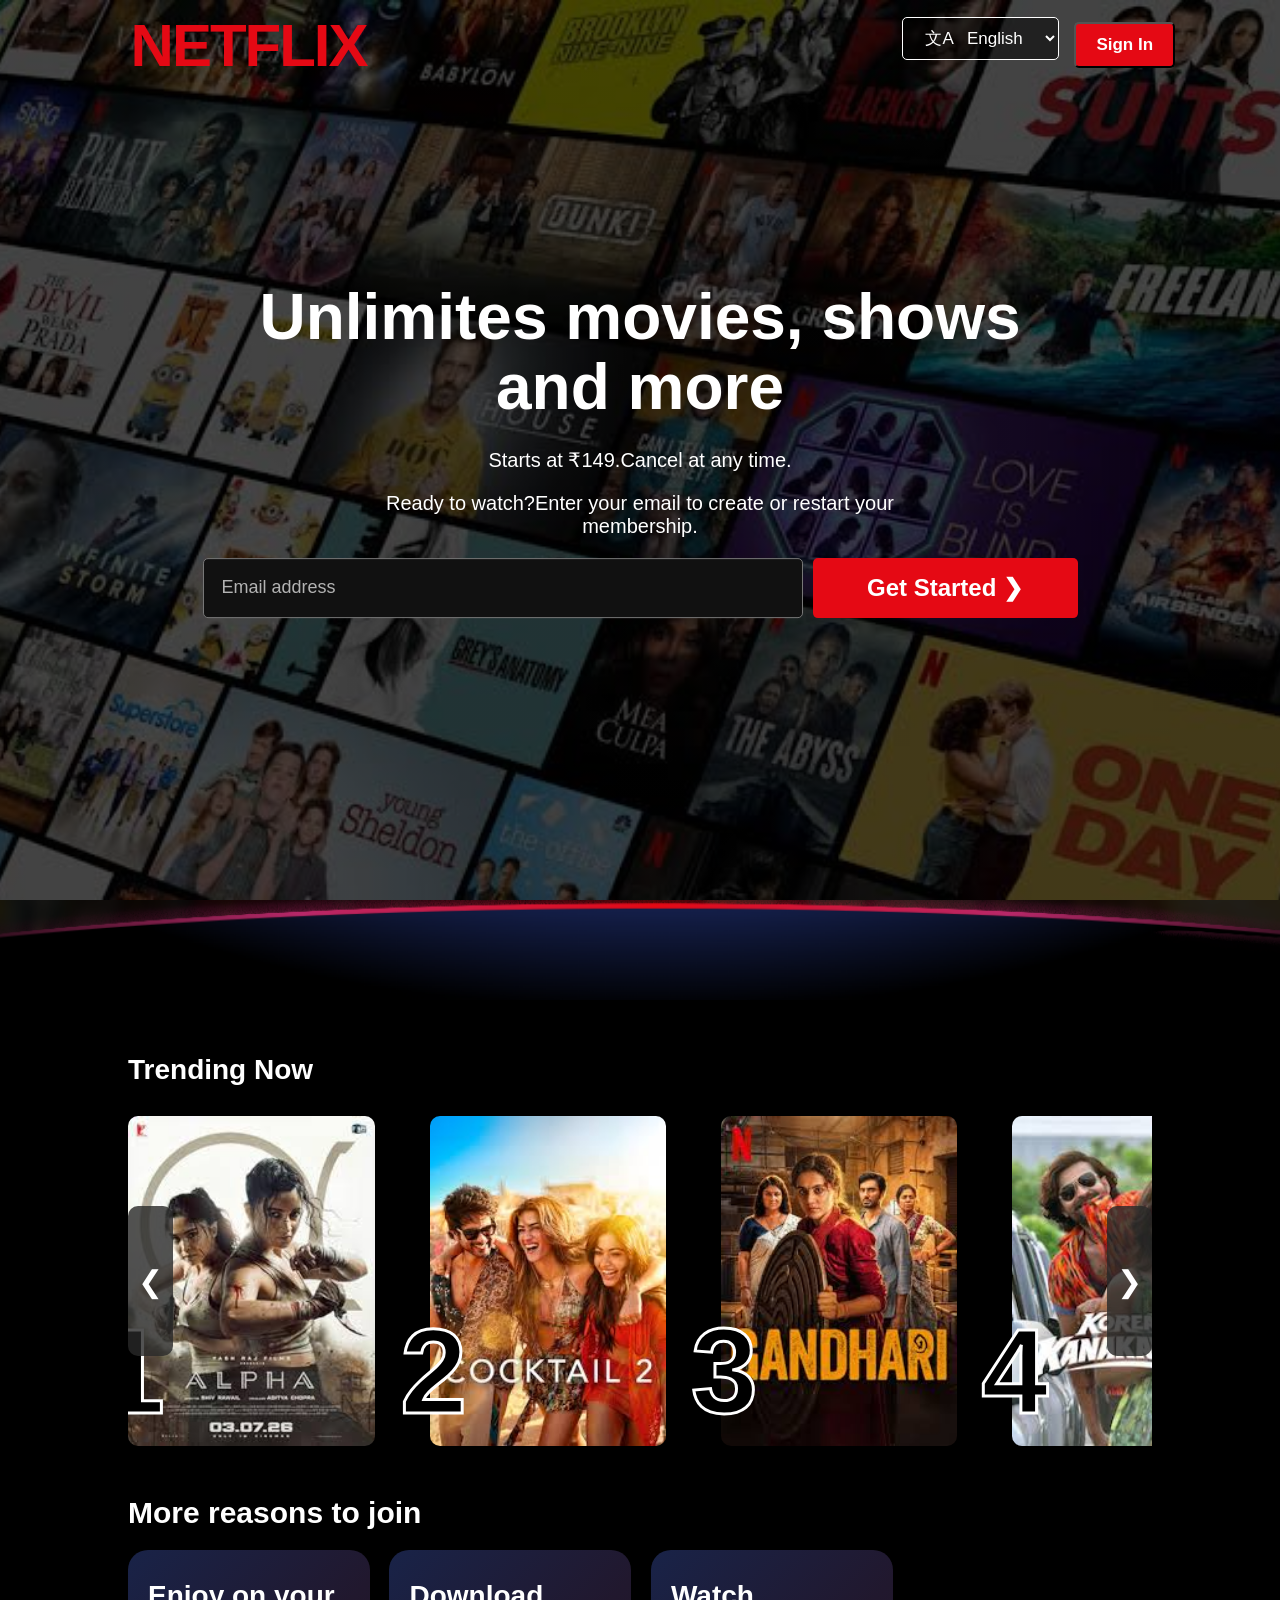
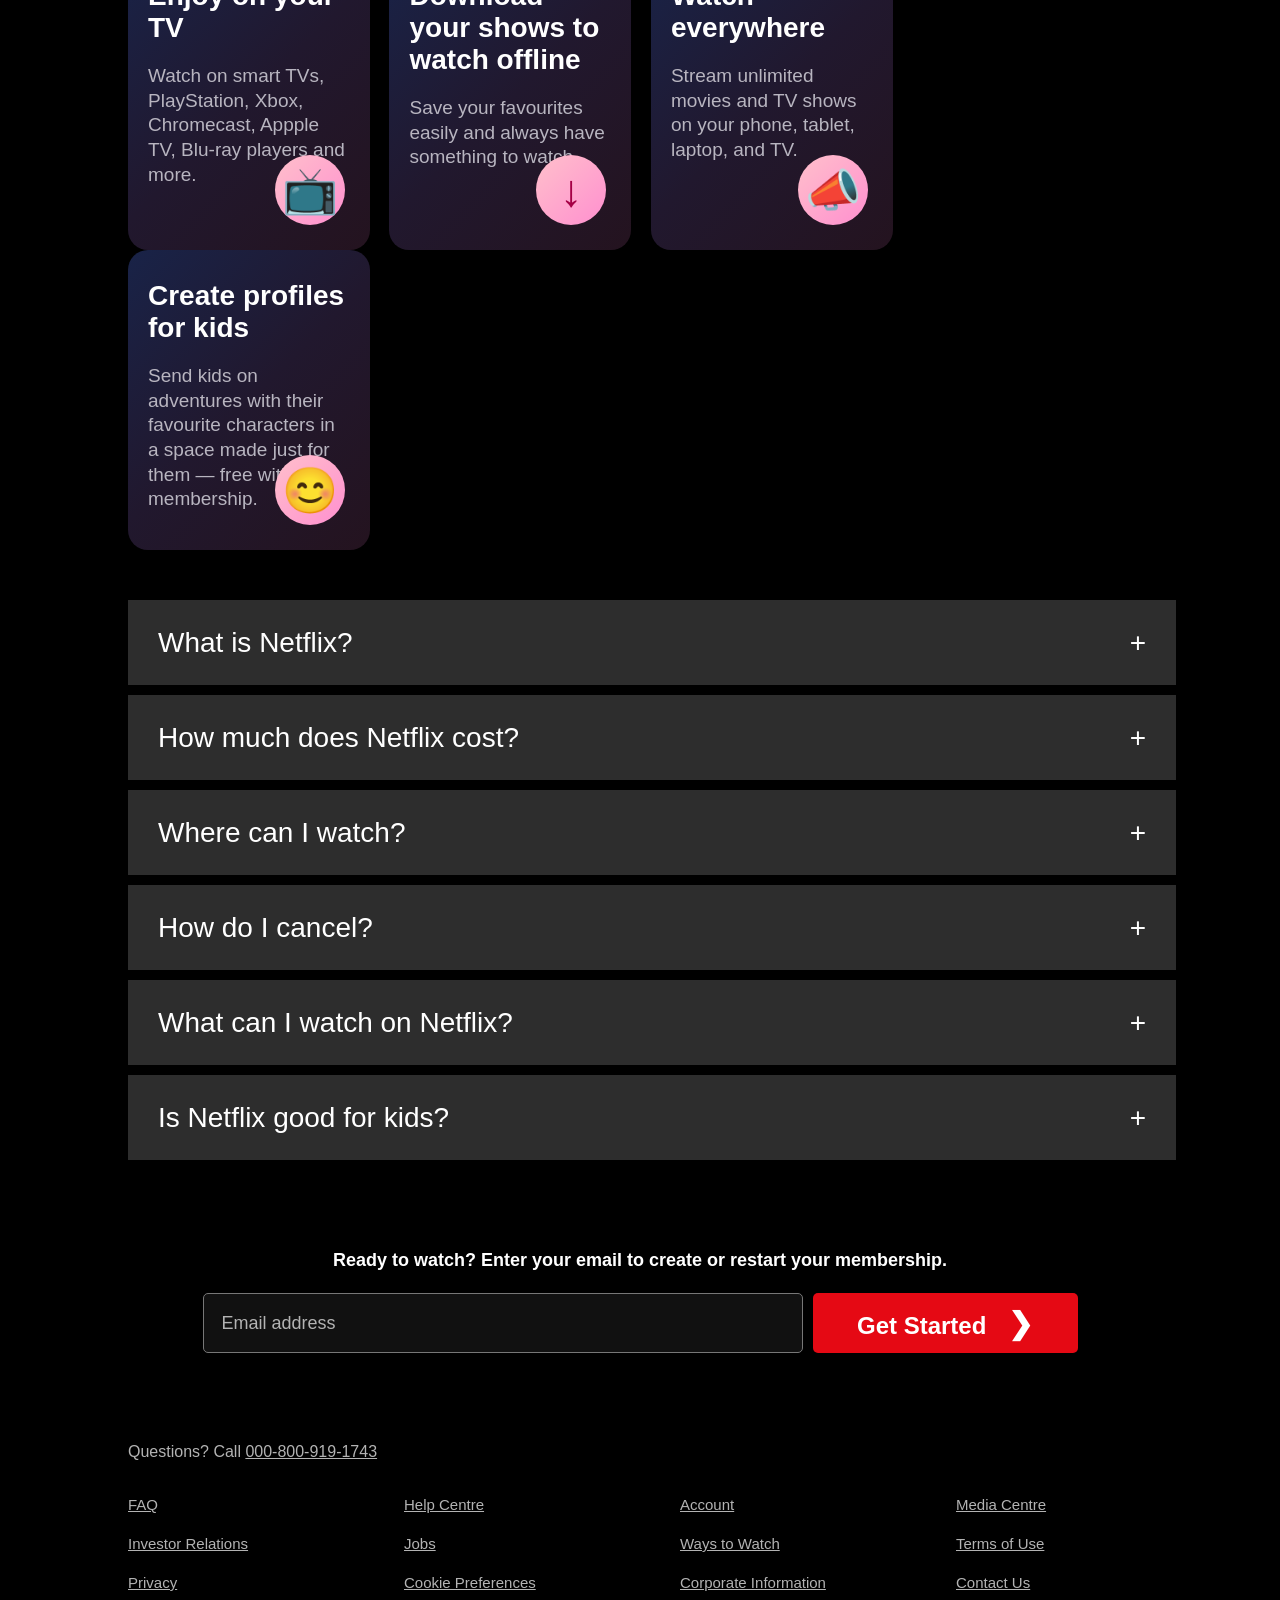
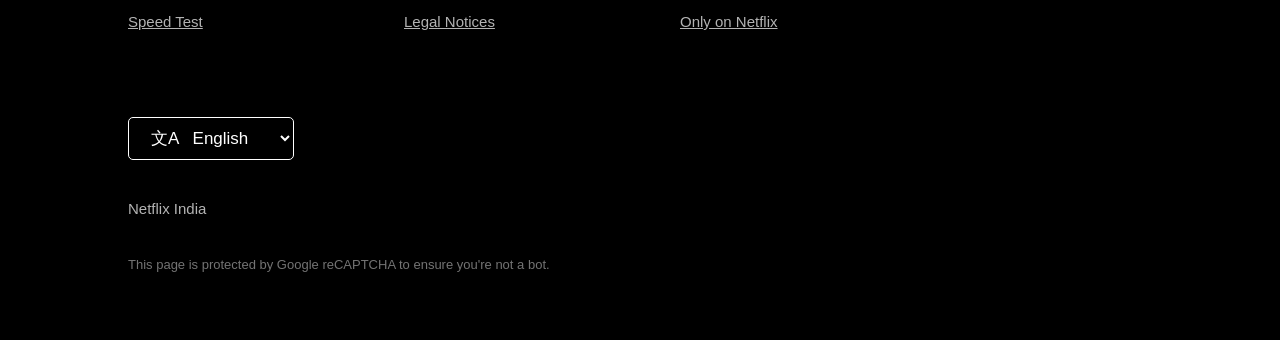
<file: index.html>
<!DOCTYPE html>
<html lang="en">
<head>
    <meta charset="UTF-8">
    <meta name="viewport" content="width=device-width, initial-scale=1.0">
    <title>Netflix India-Watch The Shows Online,Watch Movies Online</title>
    <link rel="stylesheet" href="style.css">
</head>
<body id="body">
    <div class="main">
        <div class="navbar">
            <div class="logo">NETFLIX</div>
            <div class="right-menu">
                <select class="language">
                    <option class="option">文A &nbsp; English</option>
                    <option class="option">हिंदी</option>
                </select>
                <a href="signup_page.html"><div class="sign-in"><button type="submit" class="sign-in-button">Sign In</button></div></a>
            </div>
        </div>
    </div>
    <div class="content">
        <h1>Unlimites movies, shows <br>and more </h1>
        <p>Starts at ₹149.Cancel at any time.</p>
        <p>Ready to watch?Enter your email to create or restart your<br> membership.</p>
        <div class="email-box">
                <input type="email"
                    placeholder="Email address">
                <button class="get-started">
                    Get Started ❯
                </button>
            </div>
    </div>
    <!--    saragam -->
    <img src="images/half_circle.png" alt="half circle" width="100%" height="100px">
    <section class="trending-section">
        <h2>Trending Now</h2>
        <div class="slider-container">
            <button class="slider-btn left-btn" onclick="slideLeft()" id="leftBtn">
                &#10094;
            </button>
            <div class="movie-slider" id="movieSlider">
                <div class="movie-card">
                    <span class="rank">1</span>
                    <img src="images/alpha.jpg" alt="Movie 1">
                </div>
                <div class="movie-card">
                    <span class="rank">2</span>
                    <img src="images/cocktail.jpg" alt="Movie 2">
                </div>
                <div class="movie-card">
                    <span class="rank">3</span>
                    <img src="images/gandhari.jpg" alt="Movie 3">
                </div>
                <div class="movie-card">
                    <span class="rank">4</span>
                    <img src="images/korean_kanakaran.jpg" alt="Movie 4">
                </div>
                <div class="movie-card">
                    <span class="rank">5</span>
                    <img src="images/musafir_cafe.jpg" alt="Movie 5">
                </div>
                <div class="movie-card">
                    <span class="rank">6</span>
                    <img src="images/operation_safed_sagar.jpg" alt="Movie 6">
                </div>
                <div class="movie-card">
                    <span class="rank">7</span>
                    <img src="images/peddi.jpg" alt="Movie 6">
                </div>
                <div class="movie-card">
                    <span class="rank">8</span>
                    <img src="images/gatta_khushi.jpg" alt="Movie 6">
                </div>
                <div class="movie-card">
                    <span class="rank">9</span>
                    <img src="images/dhamaal.jpg" alt="Movie 6">
                </div>
                <div class="movie-card">
                    <span class="rank">10</span>
                    <img src="images/mirzapur.jpg" alt="Movie 6">
                </div>
            </div>
            <button class="slider-btn right-btn" onclick="slideRight()" id="rightBtn">
                &#10095;
            </button>
        </div>
    </section>
    <section class="reasons-section">
        <h2 class="more_reason">More reasons to join</h2>
        <div class="div1">
            <h2>Enjoy on your TV</h2>
            <p>Watch on smart TVs, PlayStation, Xbox, Chromecast, Appple TV, Blu-ray players and more.</p>
        
        <div class="icon ">
                    📺
                </div>
        </div>
        <div class="div1">
            <h2>Download your shows to watch offline</h2>
            <p>Save your favourites easily and always have something to watch.</p>
        <div class="icon ">
                    ↓
                </div>
        </div>

        <div class="div1">
            <h2>Watch everywhere</h2>
            <p>Stream unlimited movies and TV shows on your phone, tablet, laptop, and TV.</p>
        
        <div class="icon">
                    📣
                </div>
        </div>

        <div class="div1">
            <h2>Create profiles for kids</h2>
            <p>Send kids on adventures with their favourite characters in a space made just for them — free with your membership.</p>
        
        <div class="icon ">
                    😊
                </div>
        </div>
    </section>
    <section id="question">
        <!-- Question 1 -->
    <div class="item">
        <div class="que">
            <span>What is Netflix?</span>
            <span class="faq-icon">+</span>
        </div>
        <div class="ans">
            <p>
                Netflix is a streaming service that offers a wide variety
                of award-winning TV shows, movies, anime, documentaries
                and more – on thousands of internet-connected devices.
            </p>
            <p>
                You can watch as much as you want, whenever you want,
                without a single ad – all for one low monthly price.
                There's always something new to discover, and new TV
                shows and movies are added every week!
            </p>
        </div>
    </div>
    <!-- Question 2 -->
    <div class="item">
        <div class="que">
            <span>How much does Netflix cost?</span>
            <span class="faq-icon">+</span>
        </div>
        <div class="ans">
            <p>
                Watch Netflix on your smartphone, tablet, Smart TV,
                laptop, or streaming device, all for one fixed monthly
                fee. Plans range from ₹149 to ₹649/month.
            </p>
        </div>
    </div>
    <!-- Question 3 -->
    <div class="item">
        <div class="que">
            <span>Where can I watch?</span>
            <span class="faq-icon">+</span>
        </div>
        <div class="ans">
            <p>
                Watch anywhere, anytime. Sign in with your Netflix account
                to watch instantly on the web or on any internet-connected
                device that offers the Netflix app.
            </p>
            <p>
                You can also download your favourite shows with the iOS
                or Android app and watch them without an internet connection.
            </p>
        </div>
    </div>
    <!-- Question 4 -->
    <div class="item">
        <div class="que">
            <span>How do I cancel?</span>
            <span class="faq-icon">+</span>
        </div>
        <div class="ans">
            <p>
                Netflix is flexible. You can easily cancel your account
                online in a few clicks. There are no cancellation fees.
            </p>
        </div>
    </div>
    <!-- Question 5 -->
    <div class="item">
        <div class="que">
            <span>What can I watch on Netflix?</span>
            <span class="faq-icon">+</span>
        </div>
        <div class="ans">
            <p>
                Netflix has an extensive library of feature films,
                documentaries, shows, anime, award-winning Netflix
                originals, and more.
            </p>
        </div>
    </div>
    <!-- Question 6 -->
    <div class="item">
        <div class="que">
            <span>Is Netflix good for kids?</span>
            <span class="faq-icon">+</span>
        </div>
        <div class="ans">
            <p>
                The Netflix Kids experience is included in your membership
                to give parents control while kids enjoy family-friendly
                TV shows and films in their own space.
            </p>
            <p>
                Kids profiles come with PIN-protected parental controls
                that let parents restrict the maturity rating of content
                kids can watch.
            </p>
        </div>
    </div>
    </section>
    <section id="footer">
        <div class="footer-top">
            <h3>Ready to watch? Enter your email to create or restart your membership.</h3>

            <div class="email-box">
                <input type="email" placeholder="Email address">
                <button class="get-started">
                    Get Started <span>❯</span>
                </button>
            </div>
        </div>
        <div class="contact">
            <p>
                Questions? Call
                <a href="tel:0008009191743">000-800-919-1743</a>
            </p>
        </div>
        <div class="footer-links">
            <div class="link-column">
                <a href="#">FAQ</a>
                <a href="#">Investor Relations</a>
                <a href="#">Privacy</a>
                <a href="#">Speed Test</a>
            </div>
            <div class="link-column">
                <a href="#">Help Centre</a>
                <a href="#">Jobs</a>
                <a href="#">Cookie Preferences</a>
                <a href="#">Legal Notices</a>
            </div>
            <div class="link-column">
                <a href="#">Account</a>
                <a href="#">Ways to Watch</a>
                <a href="#">Corporate Information</a>
                <a href="#">Only on Netflix</a>
            </div>
            <div class="link-column">
                <a href="#">Media Centre</a>
                <a href="#">Terms of Use</a>
                <a href="#">Contact Us</a>
            </div>
        </div>
        <div>
            <select class="language">
                <option class="option">文A &nbsp; English &nbsp;</option>
                <option class="option">हिंदी</option>
            </select>
        </div>
        <p class="netflix-india">Netflix India</p>
        <p class="captcha">
            This page is protected by Google reCAPTCHA to ensure you're not a bot.
        </p>
    </section>
    <script src="script.js"></script>
</body>
</html>
</file>
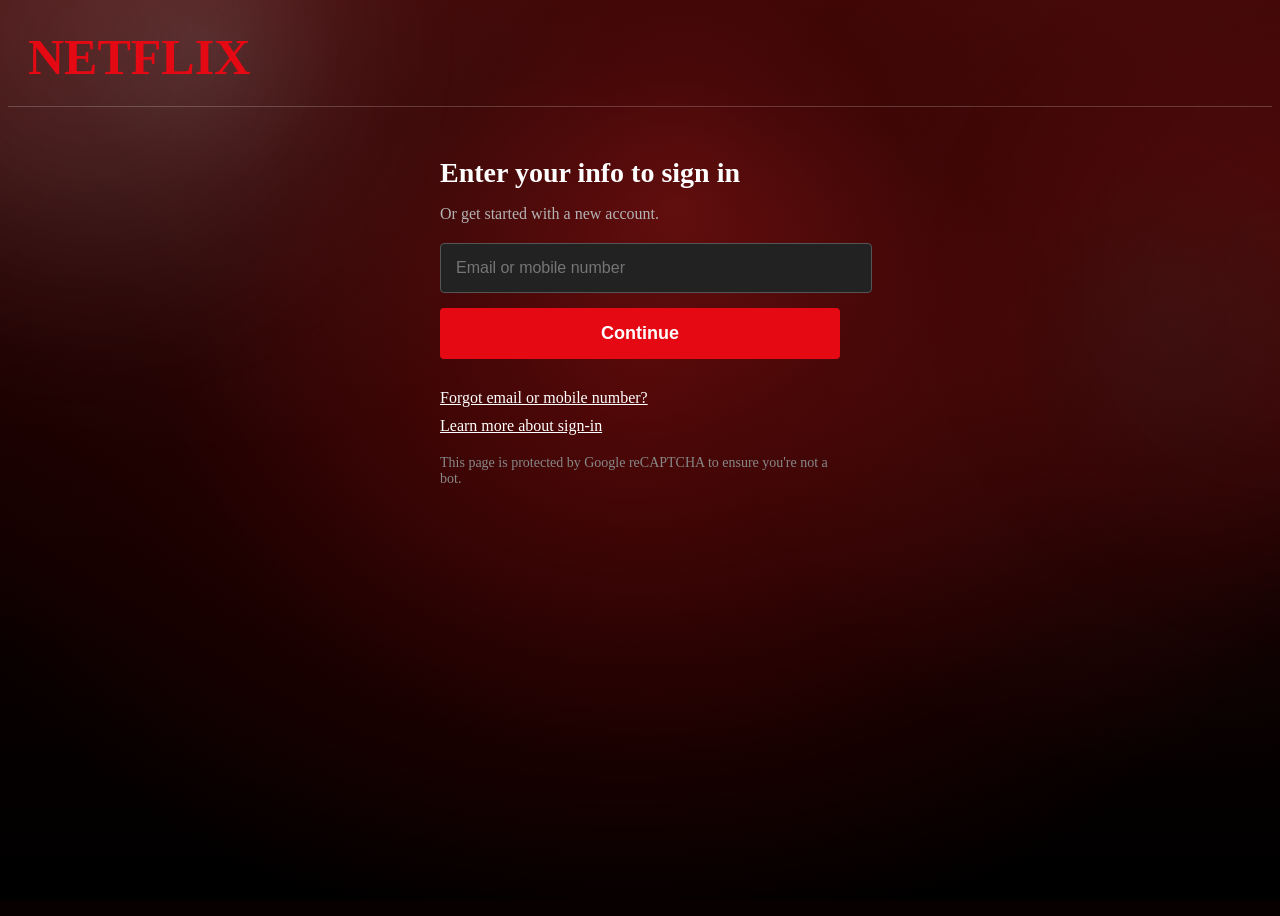
<file: signup_page.html>
<!DOCTYPE html>
<html lang="en">
<head>
    <title>Netflix Sign In</title>
    <style>
        body {
            min-height: 100vh;
            overflow-x: hidden;
            color: #ffffff;
            background-color: #080000;

            background-image:
                radial-gradient(
                circle at 16% 5%,
                rgba(255, 255, 255, 0.10) 0%,
                rgba(255, 190, 190, 0.05) 10%,
                transparent 30%
            ),
            radial-gradient(
                circle at 53% 23%,
                rgba(172, 30, 30, 0.38) 0%,
                rgba(115, 12, 12, 0.24) 24%,
                transparent 58%
            ),
            radial-gradient(
                circle at 92% 36%,
                rgba(255, 255, 255, 0.06) 0%,
                rgba(255, 70, 70, 0.08) 13%,
                transparent 35%
            ),
            radial-gradient(
                ellipse at 49% 45%,
                rgba(85, 8, 8, 0.70) 0%,
                rgba(35, 1, 1, 0.70) 48%,
                transparent 78%
            ),
            linear-gradient(
                to bottom,
                #3b0707 0%,
                #210202 37%,
                #090000 72%,
                #000000 100%
            );
            background-repeat: no-repeat;
            background-attachment: fixed;
            background-size: cover;
        }

        body::before,
        body::after {
          content: "";
          position: fixed;
          z-index: -1;
          width: 420px;
          height: 420px;
          border-radius: 50%;
          pointer-events: none;
          filter: blur(100px);
          opacity: 0.22;
        }

        body::before {
          top: -170px;
          left: -120px;
          background: rgba(255, 230, 230, 0.5);
        }

        body::after {
          top: 80px;
          right: -210px;
          background: rgba(255, 25, 25, 0.40);
        }
        header,
        main {
          position: relative;
          z-index: 1;
        }

            header {
              padding: 20px;
              border-bottom: 1px solid rgba(255,255,255,0.2);
            }

            .logo {
              color: #e50914;
              font-size: 50px;
              font-weight: bold;
            }

            main {
              max-width: 400px;
              margin: 50px auto;
              text-align: left;
            }

            h1 {
              font-size: 28px;
              margin-bottom: 10px;
            }

            .subtitle {
              color: #b3b3b3;
              margin-bottom: 20px;
            }

            .input-box {
              width: 100%;
              padding: 15px;
              margin-bottom: 15px;
              background: #222;
              border: 1px solid #555;
              border-radius: 4px;
              color: white;
              font-size: 16px;
            }

            .continue-btn {
              width: 100%;
              padding: 15px;
              background: #e50914;
              border: none;
              border-radius: 4px;
              color: white;
              font-size: 18px;
              font-weight: bold;
              cursor: pointer;
            }

            .continue-btn:hover {
              background: #f6121d;
            }

            .help {
              margin-top: 30px;
            }

            .help a {
              display: block;
              color: white;
              text-decoration: underline;
              margin-bottom: 10px;
            }

            .help a:hover {
              color: #b3b3b3;
            }

            .captcha-text {
              margin-top: 20px;
              color: #888;
              font-size: 14px;
            }
        </style>
    </head>
    <body>
        <header>
            <div class="logo">NETFLIX</div>
        </header>

        <main>
            <h1>Enter your info to sign in</h1>
            <p class="subtitle">Or get started with a new account.</p>

            <form onsubmit="return handleSubmit()">
              <input class="input-box" type="text" id="emailOrPhone" placeholder="Email or mobile number" required>
              <button class="continue-btn" type="submit">Continue</button>
            </form>

            <div class="help">
              <a href="#" onclick="alert('Demo: Account recovery page')">Forgot email or mobile number?</a>
              <a href="#" onclick="alert('Demo: Info about signing in')">Learn more about sign-in</a>
            </div>

            <p class="captcha-text">This page is protected by Google reCAPTCHA to ensure you're not a bot.</p>
        </main>

          <script>
            function handleSubmit() {
              const value = document.getElementById("emailOrPhone").value.trim();
              if (value === "") {
                alert("Please enter your email or mobile number.");
                return false;
              }
              alert("Demo page only. In a real site, the next step would open.");
              return false; // prevent actual submit
            }
          </script>
    </body>
</html>
</file>
<file: style.css>
* {
    margin: 0px;
    padding: 0px;
}
body {
    font-family: Arial, sans-serif;
    background-color: black;
    color: white;
}
.main{
    height: 100vh;
    width: 102%;
     background-image:
        linear-gradient(
            rgba(0, 0, 0, 0.65),
            rgba(0, 0, 0, 0.65)
        ),
        url("images/background.jpg");
    background-size: cover;
    background-position: center;
    background-repeat: no-repeat;
    position: relative;
}
.navbar {
    height: 90px;
    display: flex;
    align-items: center;
    justify-content: space-between;
    padding: 0 10%;
}
.logo {
    color: #e50914;
    font-size: 60px;
    font-weight: bold;
    letter-spacing: -2px;
    padding: 0;
}
.right-menu {
    display: flex;
    align-items: center;
    gap: 15px;
    padding: 0;
}
.language{
    border: 1px solid white;
    padding: 10px 18px;
    border-radius: 5px;
    font-size: 17px;
    background-color: rgba(0, 0, 0, 0.5);
    cursor: pointer;
    color: white;
    margin-top:27px;
}
.select option{
    background-color: white;
}
.sign-in-button{
    background-color: #e50914;
    padding: 11px 20px;
    border-radius: 5px;
    font-size: 17px;
    font-weight: bold;
    cursor: pointer;
    color: white;
}
.img_div {
    display: block;
    unicode-bidi: bidi-override;
    padding-left: 150px;
    transition: o.3s ease;/* smooth animation */
    float: left;
}
.img_div:hover{
    transform: scale(1.1); /* increase size by 20% */
    padding-left: 150px;
}
.content {
    width: 100%;
    position: absolute;
    top: 50%;
    left: 50%;
    transform: translate(-50%, -50%);
    text-align: center;
    padding: 20px;
}
.content h1 {
    font-size: 64px;

    line-height: 1.1;

    font-weight: 800;

    margin-bottom: 25px;
}
.price {
    font-size: 24px;
    font-weight: bold;
    margin-bottom: 40px;
}
.content p:not(.price) {
    font-size: 20px;
    margin-bottom: 20px;
}
.email-box {
    display: flex;
    justify-content: center;
    gap: 10px;
}
.email-box input {
    width: 455px;
    height: 70px;
    padding: 0 20px;
    font-size: 18px;
    color: white;
    background-color: rgba(20, 20, 20, 0.8);
    border: 1px solid #777;
    border-radius: 5px;
}
.get-started {
    height: 70px;
    padding: 0 30px;
    background-color: #e50914;
    color: white;
    border: none;
    border-radius: 5px;
    font-size: 28px;
    font-weight: bold;
    cursor: pointer;
}
.get-started:hover {
    background-color: #f40612;
}



/* both left and right side padding */
.trending-section,
.reasons-section,
#question {
    width: 80%;
    margin-left: auto;
    margin-right: auto;
}






/* Trending Section */


.trending-section {
    width: 80%;
    margin: 50px auto;
}

.trending-section h2 {
    font-size: 28px;
    margin-bottom: 30px;
}
.more_section{
    margin-left: 30px;
    font-size: 28px;
}
.slider-container {
    position: relative;
    width: 100%;
}
.movie-slider {
    display: flex;
    gap: 55px;
    overflow-x: hidden;
    scroll-behavior: smooth;
    padding: 0;
}
.movie-card {
    position: relative;
    min-width: 230px;
    height: 330px;
    border-radius: 10px;
    overflow: visible;
    flex-shrink: 0;
}
.movie-card img {
    width: 100%;
    height: 100%;
    object-fit: cover;
    border-radius: 10px;
    display: block;
    transition: transform 0.3s ease;
}
.movie-card:hover img {
    transform: scale(1.05);
}
.rank {
    position: absolute;
    left: -30px;
    bottom: 15px;
    font-size: 120px;
    font-weight: bold;
    color: #000;
    -webkit-text-stroke: 3px white;
    z-index: 2;
    line-height: 1;
}
.slider-btn {
    position: absolute;
    top: 50%;
    transform: translateY(-50%);
    width: 45px;
    height: 150px;
    border: none;
    background-color: rgba(40, 40, 40, 0.8);
    color: white;
    font-size: 30px;
    cursor: pointer;
    z-index: 10;
    border-radius: 10px;
    transition: 0.3s;
}
.right-btn {
    right: 0;
}
.left-btn {
    left: 0;
}
.slider-btn:hover {
    background-color: rgba(80, 80, 80, 0.9);
}
@media (max-width: 768px) {

    .trending-section {
        width: 95%;
    }

    .trending-section h2 {
        font-size: 22px;
    }

    .movie-card {
        min-width: 160px;
        height: 230px;
    }

    .rank {
        font-size: 80px;
        left: -20px;
    }

    .movie-slider {
        gap: 35px;
    }

    .slider-btn {
        width: 35px;
        height: 100px;
        font-size: 20px;
    }
}

/* ========================= */
/* MOVIE POPUP */
/* ========================= */

.movie-modal {
    display: none;
    position: fixed;
    top: 0;
    left: 0;
    width: 100%;
    height: 100%;
    background-color: rgba(0, 0, 0, 0.75);
    z-index: 1000;
    align-items: center;
    justify-content: center;
}

/* Popup Box */
.movie-popup {
    width: 800px;
    max-width: 90%;
    background-color: #181818;
    border: 1px solid #555;
    border-radius: 8px;
    overflow: hidden;
    position: relative;
    box-shadow: 0 0 30px rgba(0,0,0,0.8);
}

/* Movie Image */
.movie-popup img {
    width: 100%;
    height: 430px;
    object-fit: cover;
    display: block;
}

/* Dark gradient on image */
.movie-popup::after {
    content: "";
    position: absolute;
    top: 0;
    left: 0;
    width: 100%;
    height: 430px;
    background: linear-gradient(
        transparent,
        #181818
    );
    pointer-events: none;
}

/* Movie Information */
.movie-info {
    padding: 20px 50px 40px;
    margin-top: -80px;
    position: relative;
    z-index: 2;
}

/* Movie Title */
.movie-info h1 {
    font-size: 45px;
    margin-bottom: 20px;
}

/* Tags */

.movie-tags {
    display: flex;
    gap: 8px;
    margin-bottom: 25px;
    flex-wrap: wrap;
}

.movie-tags span {
    background-color: #555;
    padding: 7px 10px;
    border-radius: 4px;
    font-size: 16px;
}

/* Description */
.movie-info p {
    font-size: 18px;
    line-height: 1.5;
    margin-bottom: 30px;
    max-width: 700px;
}

/* Get Started Button */
.modal-start {
    background-color: #e50914;
    color: white;
    border: none;
    padding: 15px 25px;
    font-size: 20px;
    border-radius: 5px;
    cursor: pointer;
}

.modal-start:hover {
    background-color: #f40612;
}

/* Close Button */
.close-btn {
    position: absolute;
    top: 15px;
    right: 20px;
    width: 45px;
    height: 45px;
    border: none;
    border-radius: 50%;
    background-color: transparent;
    color: white;
    font-size: 40px;
    cursor: pointer;
    z-index: 10;
    line-height: 35px;
}

.close-btn:hover {
    background-color: rgba(255,255,255,0.2);
}

/* Mobile */
@media (max-width: 600px) {
    .movie-popup img {
        height: 250px;
    }
    .movie-info {
        padding: 20px;
    }
    .movie-info h1 {
        font-size: 30px;
    }
    .movie-info p {
        font-size: 16px;
    }
}





/*reason section*/

.more_reason {
    font-size: 30px;
    margin-bottom: 20px;
}
.div1 {
    display: inline-block;
    vertical-align: top;

    width: 21%;
    height: 300px;

    margin-right: 1.5%;
    padding: 30px 20px;

    box-sizing: border-box;

    border-radius: 20px;

    background: linear-gradient(
        135deg,
        #192348,
        #21182e,
        #24131f
    );

    position: relative;
}
.reasons-section {
    width: 80%;
    margin: 50px auto;
    padding: 0;
}
.div1 {
    display: inline-block;
    vertical-align: top;
    width: 23.6%;
    height: 300px;
    margin-right: 1.5%;
    padding: 30px 20px;
    border-radius: 20px;
    background: linear-gradient(
        135deg,
        #192348,
        #21182e,
        #24131f
    );
    position: relative;
}
.div1:last-of-type {
    margin-right: 0;
}
.div1 h2 {
    font-size: 28px;
    margin-top: 0;
    margin-bottom: 20px;
}
.div1 p {
    font-size: 19px;
    color: #b8b5c0;
    line-height: 1.3;
}
.icon {
    width: 70px;
    height: 70px;
    border-radius: 50%;
    position: absolute;
    right: 25px;
    bottom: 25px;
    font-size: 50px;
    background: linear-gradient(
        135deg,
        pink,
        #ff8fcf
    );
    color: #a50045;
    display: flex;
    align-items: center;
    justify-content: center;
    font-size: 55px;
}
@media (max-width: 800px) {
    .div1 {
        width: 48%;
        margin-bottom: 20px;
    }
}

@media (max-width: 500px) {
    .div1 {
        width: 100%;
        margin-right: 0;
    }
}






/* Question Section */


#question {
    clear: both;
    width: 80%;
    margin: 50px auto;
    padding: 0;
}
.que{
    background-color: #333333;
    height: 55px;
    width: 96.5%;
    padding-bottom: 0px;
    padding-left: 40px;
    padding-top: 30px;
    font-size: 28px;
}
.que:hover{
    background-color:#4d4d4d;
}
#question {
    clear: both;
    width: 80%;
    margin: 50px auto;
    padding: 0;
}

.que{
    background-color: #333333;
    height: 55px;
    width: 96.5%;
    padding-bottom: 0px;
    padding-left: 40px;
    padding-top: 30px;
    font-size: 28px;
}
.que:hover{
    background-color:#4d4d4d;
}
.question h2 {
    font-size: 32px;
    margin-bottom: 25px;
    font-weight: bold;
}
.item {
    margin-bottom: 10px;
}
.que {
    background-color: #2d2d2d;
    min-height: 85px;
    padding: 0 30px;
    display: flex;
    align-items: center;
    justify-content: space-between;
    cursor: pointer;
    font-size: 28px;
    transition: background-color 0.3s ease;
}
.que:hover {
    background-color: #414141;
}
.icon {
    font-size: 45px;
    font-weight: 200;
    line-height: 1;
    transition: transform 0.3s ease;
}
.ans {
    background-color: #2d2d2d;
    padding: 25px 30px;
    display: none;
    font-size: 24px;
    line-height: 1.5;
    border-top: 2px solid black;
}
.ans p {
    margin-bottom: 30px;
}
.ans p:last-child {
    margin-bottom: 0;
}
.item.active .ans {
    display: block;
}
.item.active .faq-icon {
    transform: rotate(45deg);
}






/* FOOTER */

#footer {
    background-color: #000;
    color: #b3b3b3;
    padding: 40px 10%;
    min-height: 650px;
    font-family: Arial, sans-serif;
}
.footer-top {
    text-align: center;
    margin-bottom: 90px;
}
.footer-top h3 {
    color: white;
    font-size: 18px;
    margin-bottom: 22px;
}
.email-box {
    display: flex;
    justify-content: center;
    gap: 10px;
}
.email-box input {
    width: 600px;
    height: 60px;
    background-color: #111;
    border: 1px solid #777;
    border-radius: 5px;
    padding: 0 18px;
    color: white;
    font-size: 18px;
    box-sizing: border-box;
}
.email-box input::placeholder {
    color: #b3b3b3;
}
.get-started {
    height: 60px;
    width: 265px;
    border: none;
    border-radius: 5px;
    background-color: #e50914;
    color: white;
    font-size: 24px;
    font-weight: bold;
    cursor: pointer;
}
.get-started span {
    font-size: 30px;
    margin-left: 15px;
}

.get-started:hover {
    background-color: #f40612;
}
.contact {
    margin-bottom: 35px;
}

.contact p {
    font-size: 16px;
}

.contact a {
    color: #b3b3b3;
    text-decoration: underline;
}
.footer-links {
    display: grid;
    grid-template-columns: repeat(4, 1fr);
    column-gap: 80px;
    margin-bottom: 60px;
}
.link-column {
    display: flex;
    flex-direction: column;
    gap: 22px;
}
.link-column a {
    color: #b3b3b3;
    font-size: 15px;
    text-decoration: underline;
}
.link-column a:hover {
    color: white;
}
.option{
    background-color: white;
    color: black;
}
.option:hover{
    background-color: white;
    color: black;   
}
.language {
    margin-bottom: 40px;
}
.language button {
    background-color: #000;
    color: black;
    padding: 9px 18px;
    font-size: 16px;
    cursor: pointer;
}
.netflix-india {
    color: #b3b3b3;
    font-size: 15px;
    margin-bottom: 40px;
}
.captcha {
    color: #737373;
    font-size: 13px;
}
@media (max-width: 800px) {

    #footer {
        padding: 40px 6%;
    }
    .email-box {
        flex-direction: column;
        align-items: center;
    }
    .email-box input {
        width: 100%;
    }
    .get-started {
        width: 200px;
    }
    .footer-links {
        grid-template-columns: repeat(2, 1fr);
        gap: 40px;
    }
}
@media (max-width: 500px) {

    .footer-top h3 {
        font-size: 16px;
    }
    .footer-links {
        grid-template-columns: 1fr;
        gap: 30px;
    }
    .email-box input {
        width: 100%;
    }
}
</file>
